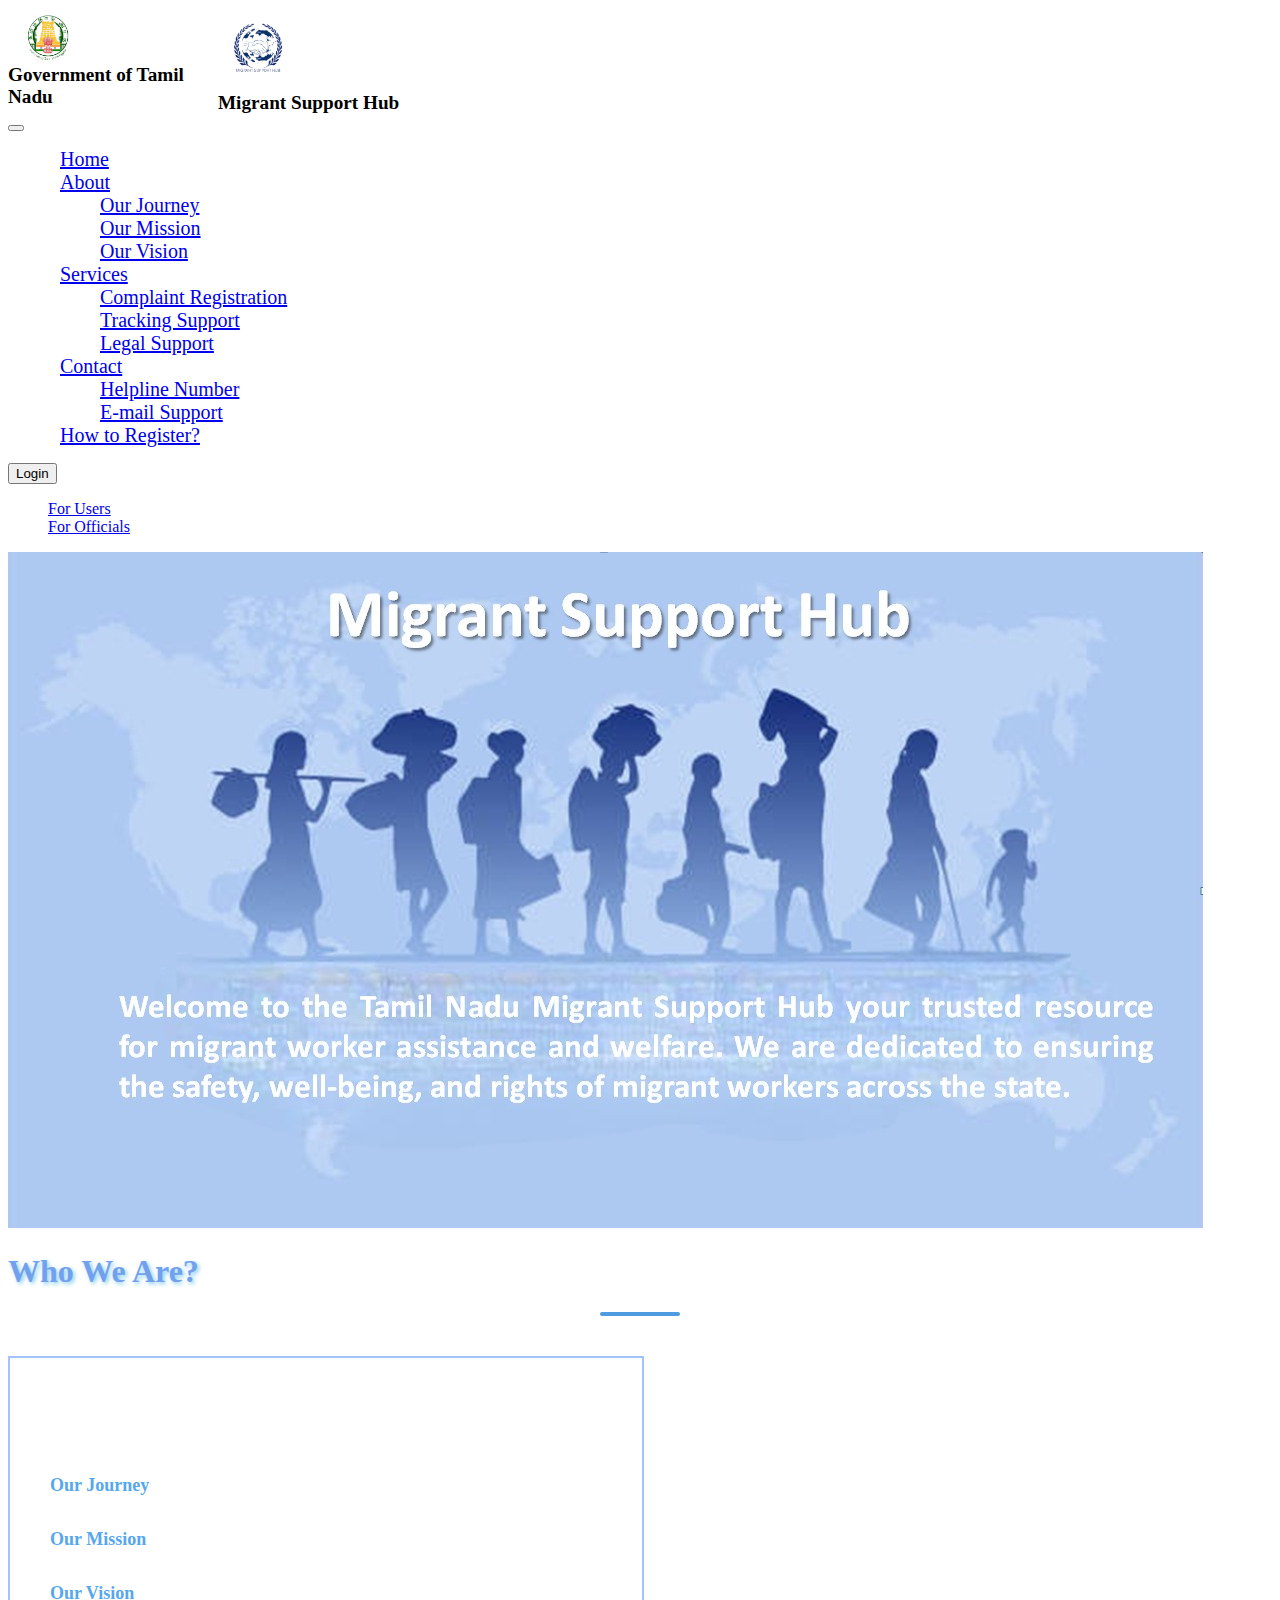
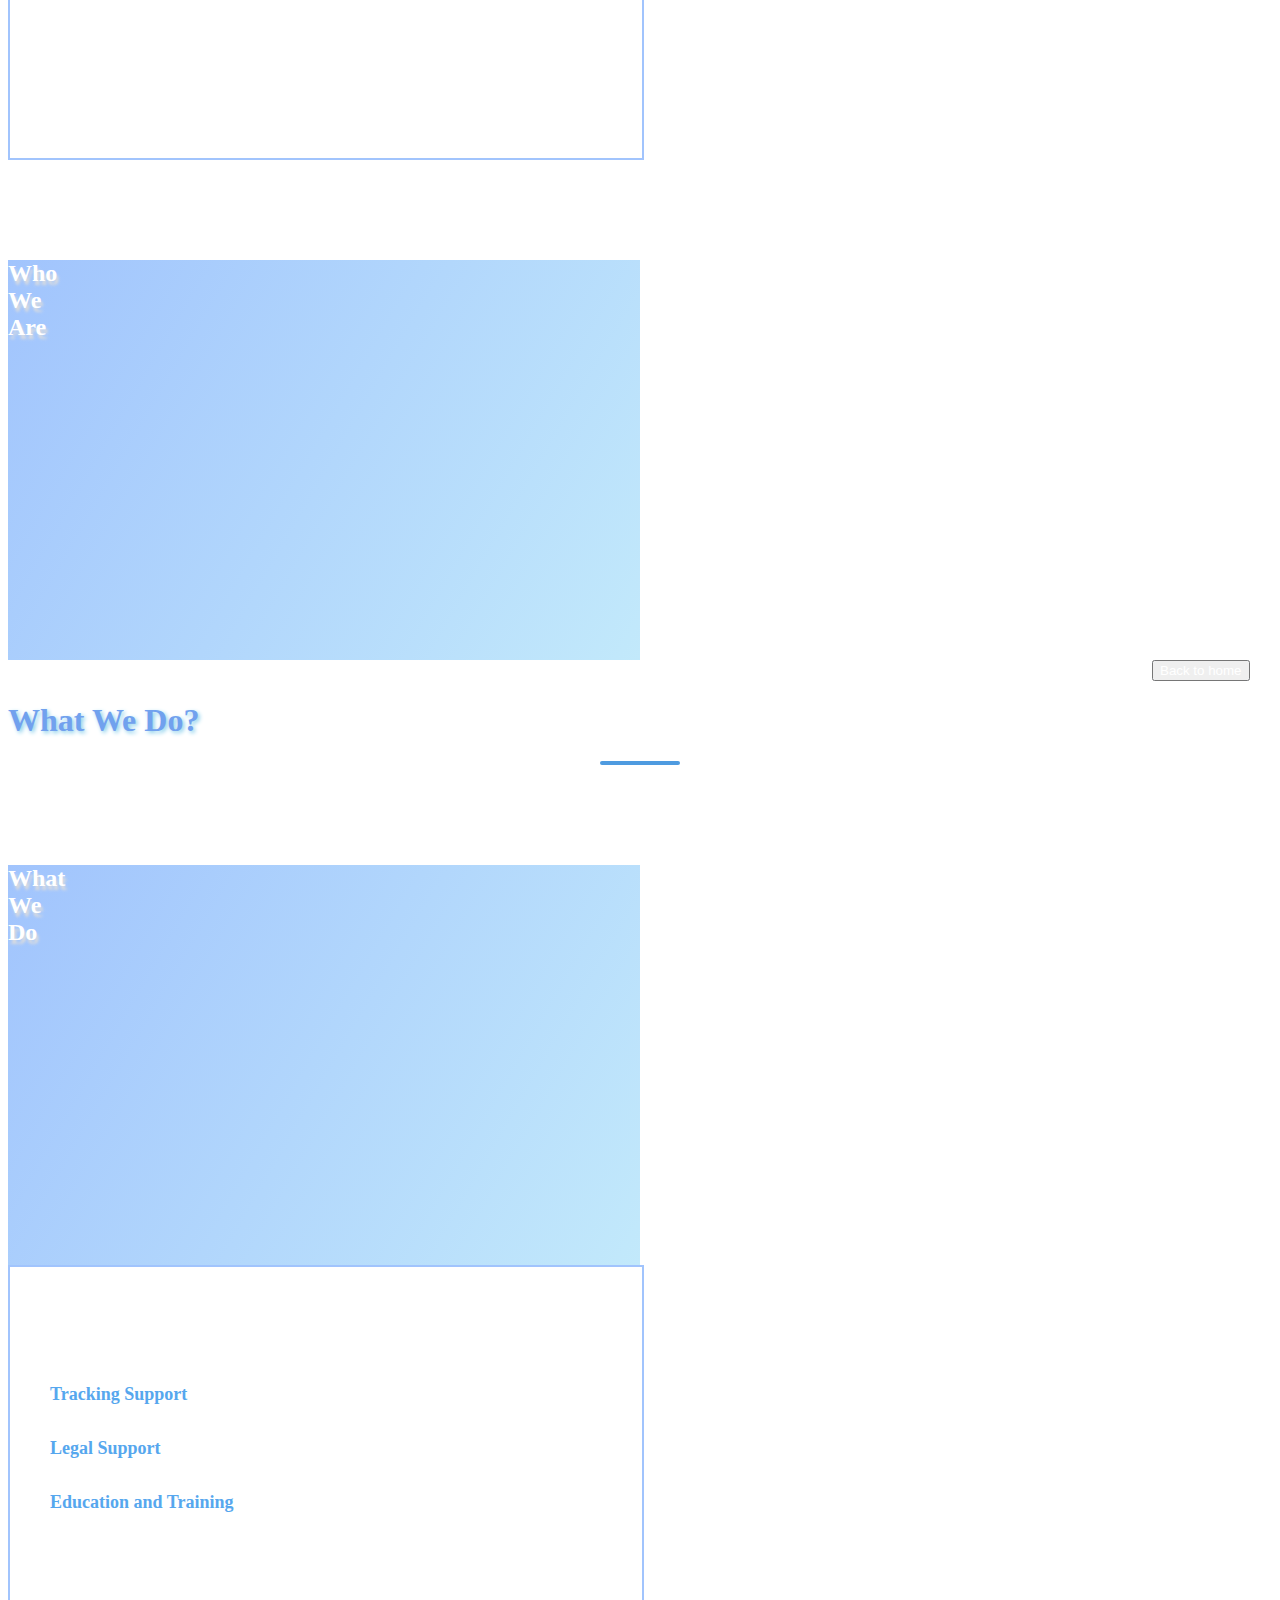
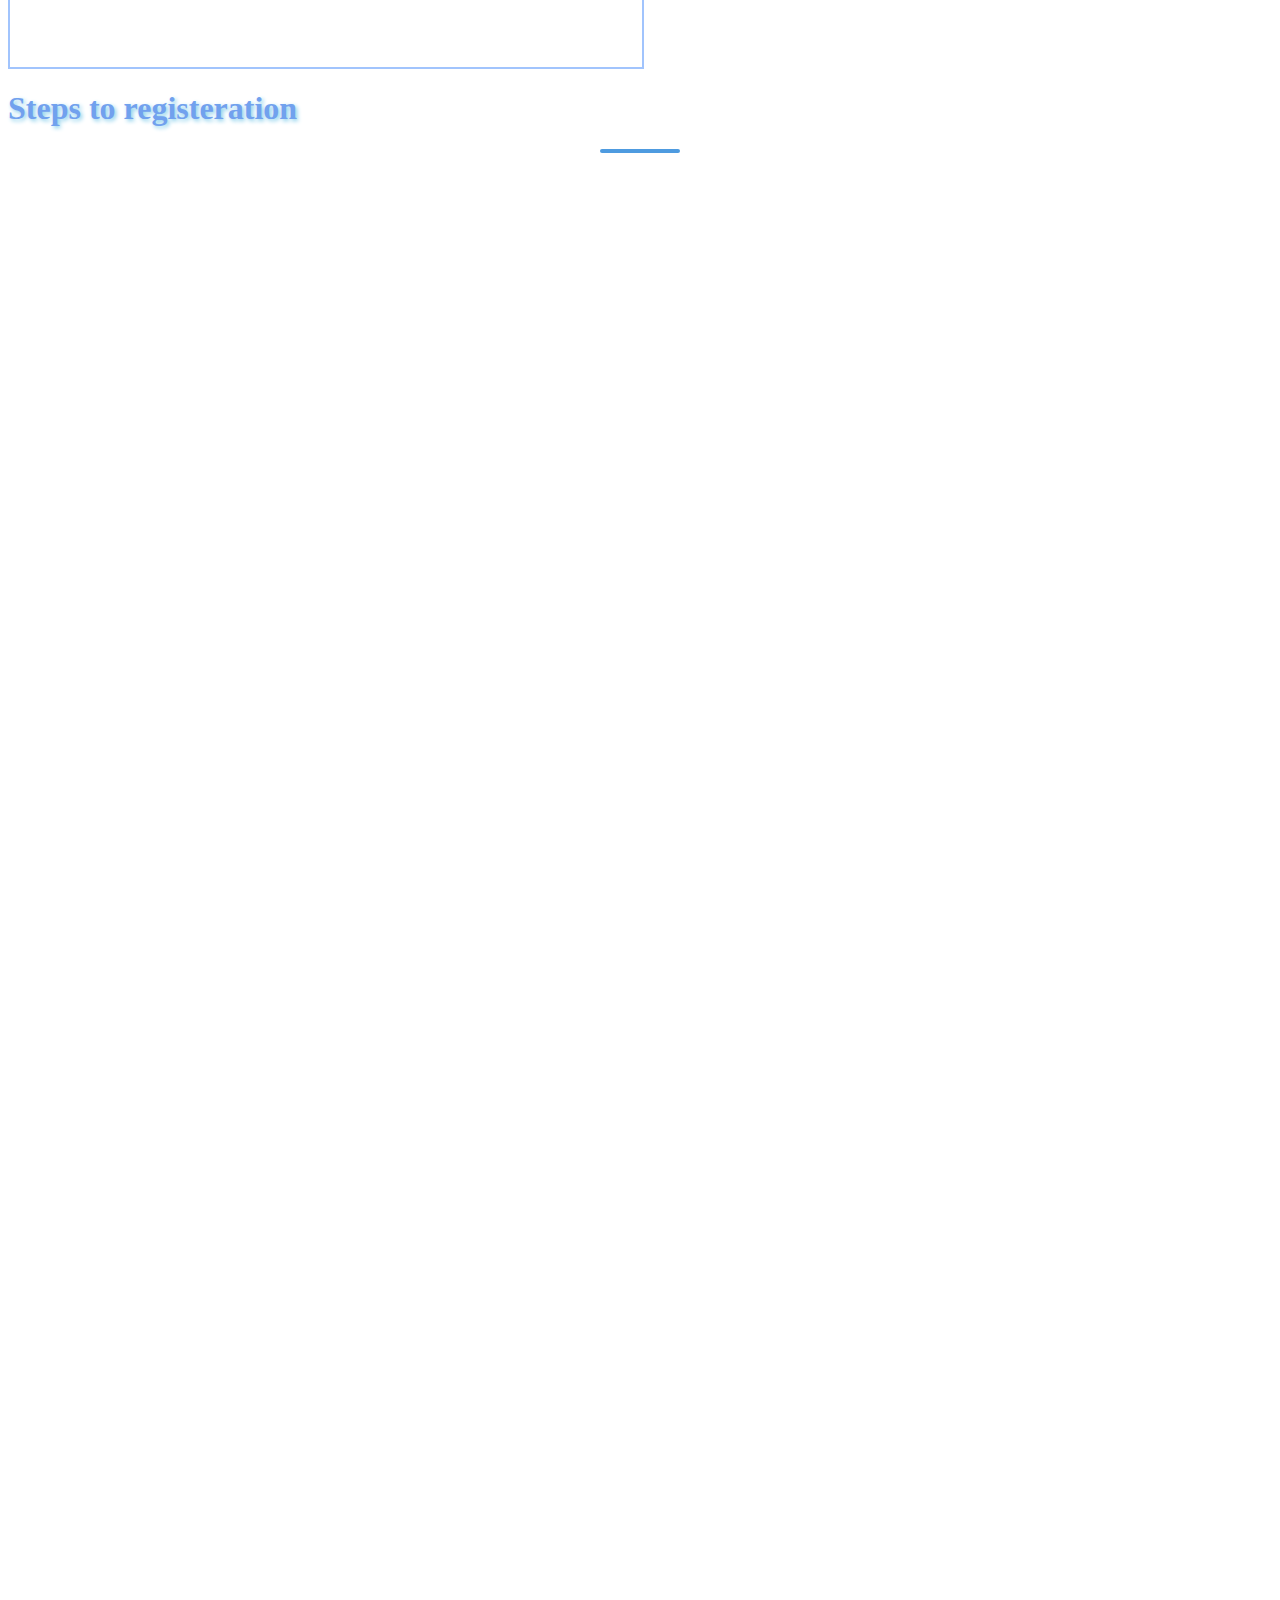
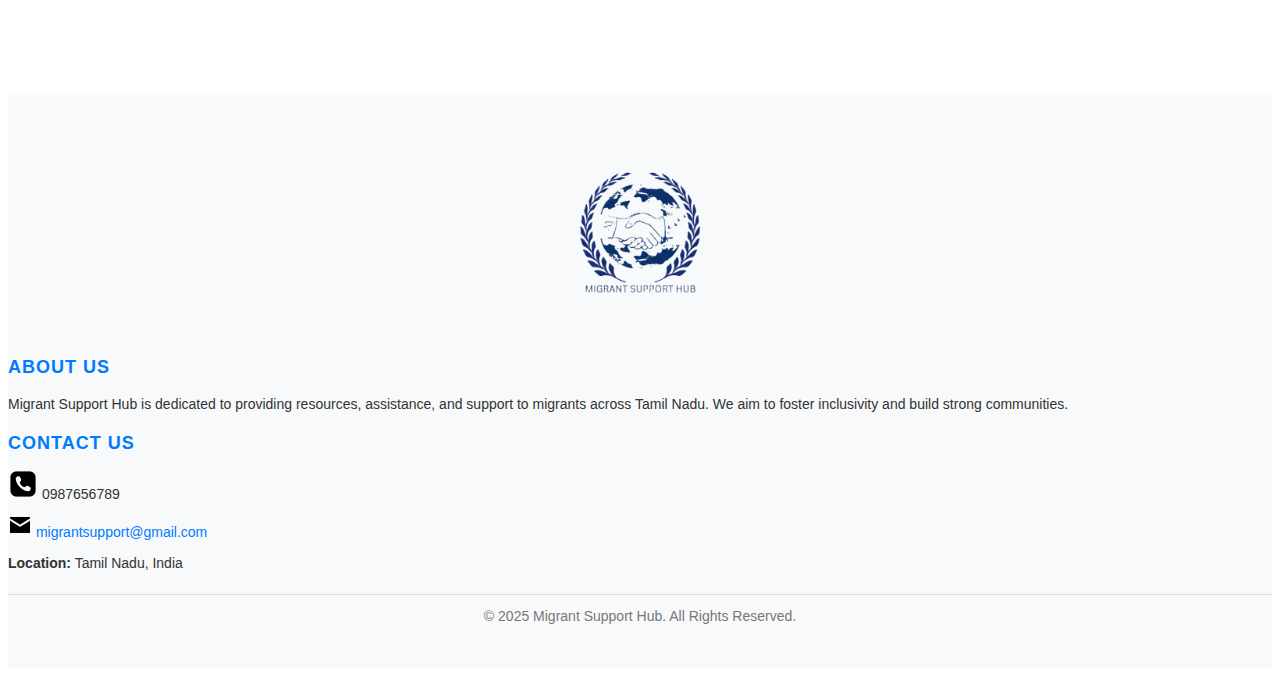
<file: MSH Web/src/index.html>
<!DOCTYPE html>
<html lang="en">

<head>
    <meta charset="UTF-8">
    <meta name="viewport" content="width=device-width, initial-scale=1.0">
    <title>MSH</title>
    <link rel="shortcut icon" href="./Images/MSH Logo (1).png" type="image/x-icon">
    <link href="https://cdn.jsdelivr.net/npm/bootstrap@5.0.2/dist/css/bootstrap.min.css" rel="stylesheet"
        integrity="sha384-EVSTQN3/azprG1Anm3QDgpJLIm9Nao0Yz1ztcQTwFspd3yD65VohhpuuCOmLASjC" crossorigin="anonymous">
    <script src="https://cdn.jsdelivr.net/npm/bootstrap@5.0.2/dist/js/bootstrap.bundle.min.js"
        integrity="sha384-MrcW6ZMFYlzcLA8Nl+NtUVF0sA7MsXsP1UyJoMp4YLEuNSfAP+JcXn/tWtIaxVXM"
        crossorigin="anonymous"></script>
    <link rel="stylesheet" href="style.css">
</head>

<body>
    <header class="container">
        <nav class="navbar navbar-expand-lg navbar-light bg-light">
            <div class="container">
                <!-- Logo Section -->
                <div class="logo d-flex align-items-center">
                    <div class="govt-logo d-flex align-items-center">
                        <img src="./Images/tn gov logo.png" alt="Tamil Nadu Government Logo" width="100" class="img">
                        <h2>Government of Tamil Nadu</h2>
                    </div>

                    <div class="msh-logo d-flex align-items-center"><img src=".//Images/MSH Logo.png"
                            alt="Migrant Support Hub Logo" class="img" width="100">
                        <h3>Migrant Support Hub</h3>
                    </div>


                </div>

                <!-- Mobile Toggle Button -->
                <button class="navbar-toggler" type="button" data-bs-toggle="collapse" data-bs-target="#navbarContent"
                    aria-controls="navbarContent" aria-expanded="false" aria-label="Toggle navigation">
                    <span class="navbar-toggler-icon"></span>
                </button>

                <!-- Navbar Links -->
                <div class="collapse navbar-collapse" id="navbarContent">
                    <ul class="navbar-nav mx-auto mb-2 mb-lg-0">
                        <li class="nav-item">
                            <a class="nav-link active" aria-current="page" href="#hero">Home</a>
                        </li>
                        <!-- Dropdown for About -->
                        <li class="nav-item dropdown">
                            <a class="nav-link dropdown-toggle" href="#" id="aboutDropdown">About</a>
                            <ul class="dropdown-menu" aria-labelledby="aboutDropdown">
                                <li><a class="dropdown-item" href="#">Our Journey</a></li>
                                <li><a class="dropdown-item" href="#">Our Mission</a></li>
                                <li><a class="dropdown-item" href="#">Our Vision</a></li>
                            </ul>
                        </li>
                        <!-- Dropdown for Services -->
                        <li class="nav-item dropdown">
                            <a class="nav-link dropdown-toggle" href="#" id="servicesDropdown"
                                role="button">Services</a>
                            <ul class="dropdown-menu" aria-labelledby="servicesDropdown">
                                <li><a class="dropdown-item" href="#">Complaint Registration</a></li>
                                <li><a class="dropdown-item" href="#">Tracking Support</a></li>
                                <li><a class="dropdown-item" href="#">Legal Support</a></li>
                            </ul>
                        </li>
                        <!-- Dropdown for Contact -->
                        <li class="nav-item dropdown">
                            <a class="nav-link dropdown-toggle" href="#" id="contactDropdown" role="button">Contact</a>
                            <ul class="dropdown-menu" aria-labelledby="contactDropdown">
                                <li><a class="dropdown-item" href="#">Helpline Number</a></li>
                                <li><a class="dropdown-item" href="#">E-mail Support</a></li>
                            </ul>
                        </li>
                        <li class="nav-item">
                            <a class="nav-link" href="#register">How to Register?</a>
                        </li>
                    </ul>
                    <!-- Login Button -->
                    <div class="dropdown login">
                        <button class="btn btn-primary dropdown-toggle" type="button" id="loginMenuButton">
                            Login
                        </button>
                        <ul class="dropdown-menu" aria-labelledby="loginMenuButton">
                            <li><a class="dropdown-item user" href="#login" id="userlogin">For Users</a></li>
                            <li><a class="dropdown-item" href="#" id="adminlogin">For Officials</a></li>
                        </ul>
                    </div>
                </div>
            </div>
        </nav>
    </header>

    <div class="popup">
        <div class="cancel"><button>&times; </button></div>
        <form action="/login" method="POST" class="login-form" id="login">
            <h3 class="text-center">Login</h3>
            <label for="username">Username</label>
            <input type="email" name="email" id="login-email" required>
            <label for="password">Password</label>
            <input type="password" name="password" id="login-password" required>
            <div class="d-flex justify-content-between form-btn">
                <a href="">Forget your password?</a>
                <button class="btn btn-primary login-button">Login</button>
            </div>
            <hr style="height:2px;">
            <div class="signup d-flex">
                <p>Don't have a account?</p>
                <a href="#signup" id="signup-link">Sign up</a>
            </div>
        </form>
        <form action="/signup" method="POST" class="signup-form" id="signup">
            <h4 class="text-center">Sign Up</h4>
            <label for="username">Username</label>
            <input type="text" name="username" id="username" placeholder="Choose a username" required>

            <label for="email">Email</label>
            <input type="email" name="email" id="email" placeholder="Enter your email" required>

            <label for="password">Password</label>
            <input type="password" name="password" id="password" placeholder="Create a password" required>

            <label for="confirm-password">Confirm Password</label>
            <input type="password" name="confirm-password" id="confirm-password" placeholder="Confirm your password"
                required>

            <div class="d-flex justify-content-center form-btn">
                <button type="submit" class="btn btn-primary" id="signup">Sign Up</button>
            </div>

            <hr style="height: 2px; border: none; background-color: #ddd; margin: 20px 0;">

            <div class="login d-flex">
                <p>Already have an account?</p>
                <a href="#login" id="login-link">Login here</a>
            </div>
        </form>
    </div>
    <div class="overlay"></div>

    <!-- Home Section -->
    <section id="hero">
        <div
            class="hero-content container d-flex flex-column-reverse flex-md-row justify-content-between align-items-center p-5">
            <div class="hero-head w-100 text-center text-md-start">
                <img src="./Images/Migrant Workers.jpg" alt="Migrant Workers" class="w-100">
            </div>
        </div>
    </section>
    <!--Second Section -->
    <section id="about-us" class="about-us-section">
        <h1 class="section-title text-center">Who We Are?</h1>
        <div class="line"></div>
        <div class="container d-flex align-items-center mb-5 section-box">
            <!-- Link Box -->
            <div class="info-box text-center">
                <ul class="info-links">
                    <li><a href="#">Our Journey</a></li>
                    <li><a href="#">Our Mission</a></li>
                    <li><a href="#">Our Vision</a></li>
                </ul>
            </div>
            <!-- Heading Box -->
            <div class="heading-box">
                <h2 class="section-subtitle text-center display-4 fw-bold">Who <br>We <br>Are</h2>
            </div>
        </div>
    </section>
    <div class="home-button">
        <button class="btn">
            <a href="#">Back to home</a>
        </button>
    </div>

    <section id="what-we-do" class="services-section">
        <h1 class="section-title text-center">What We Do?</h1>
        <div class="line"></div>
        <div class="container d-flex flex-columnjustify-content-between mb-5 section-box2">
            <!-- Heading Box -->
            <div class="heading-box text-center">
                <h2 class="section-subtitle display-4 fw-bold">What <br>We <br>Do</h2>
            </div>
            <!-- Services Box -->
            <div class="services-box text-center mx-auto">
                <ul class="services-links">
                    <li><a href="#">Tracking Support</a></li>
                    <li><a href="#">Legal Support</a></li>
                    <li><a href="#">Education and Training</a></li>
                </ul>
            </div>
        </div>
    </section>

    <!-- Map section for rigistration -->
    <section id="register">
        <h1 class="section-title text-center mb-3">Steps to registeration</h1>
        <div class="line"></div>
        <div class="container d-flex flex-column flex-md-row flex-wrap card-container">
            <div class="card mx-auto mt-4 mb-3" style="width: 18rem;">
                <img src="./Images/MSH Logo.png" class="card-img-top" alt="Migrant Support Hub">
                <div class="card-body">
                    <h5 class="card-title">Card Title</h5>
                    <ul>
                        <li>Click on Register</li>
                    </ul>
                </div>
            </div>
            <div class="card mx-auto mt-4 mb-3" style="width: 18rem;">
                <img src="./Images/MSH Logo.png" class="card-img-top" alt="Migrant Support Hub">
                <div class="card-body">
                    <h5 class="card-title">Card Title</h5>
                    <ul>
                        <li>Click on Register</li>
                    </ul>
                </div>
            </div>
            <div class="card mx-auto mt-4 mb-3" style="width: 18rem;">
                <img src="./Images/MSH Logo.png" class="card-img-top" alt="Migrant Support Hub">
                <div class="card-body">
                    <h5 class="card-title">Card Title</h5>
                    <ul>
                        <li>Click on Register</li>
                    </ul>
                </div>
            </div>
            <div class="card mx-auto mt-4 mb-3" style="width: 18rem;">
                <img src="./Images/MSH Logo.png" class="card-img-top" alt="Migrant Support Hub">
                <div class="card-body">
                    <h5 class="card-title">Card Title</h5>
                    <ul>
                        <li>Click on Register</li>
                    </ul>
                </div>
            </div>
            <div class="card mx-auto mt-4 mb-3" style="width: 18rem;">
                <img src="./Images/MSH Logo.png" class="card-img-top" alt="Migrant Support Hub">
                <div class="card-body">
                    <h5 class="card-title">Card Title</h5>
                    <ul>
                        <li>Click on Register</li>
                    </ul>
                </div>
            </div>
            <div class="card mx-auto mt-4 mb-3 mb-3" style="width: 18rem;">
                <img src="./Images/MSH Logo.png" class="card-img-top" alt="Migrant Support Hub">
                <div class="card-body">
                    <h5 class="card-title">Card Title</h5>
                    <ul>
                        <li>Click on Register</li>
                    </ul>
                </div>
            </div>
            
            
        </div>
        </div>
    </section>

    <!-- Footer Section -->
    <footer class="footer container">
        <div class="container mx-auto">
            <div class="row">
                <!-- Logo Section -->
                <div class="col-md-4 footer-logo">
                    <img src=".//Images/MSH Logo.png" alt="Migrant Support Hub Logo" class="img-fluid" width="200">
                </div>

                <!-- About Section -->
                <div class="col-md-4 footer-about">
                    <h3>About Us</h3>
                    <p>
                        Migrant Support Hub is dedicated to providing resources, assistance,
                        and support to migrants across Tamil Nadu. We aim to foster inclusivity
                        and build strong communities.
                    </p>
                </div>

                <!-- Contact Section -->
                <div class="col-md-4 footer-contact">
                    <h3>Contact Us</h3>
                    <ul>
                        <li><img src="./Images/Phone icon.png" alt=""> 0987656789</li>
                        <li><img src="./Images/email-icon.png" alt="">
                            <a href="mailto:migrantsupport@gmail.com">migrantsupport@gmail.com</a>
                        </li>
                        <li><strong>Location:</strong> Tamil Nadu, India</li>
                    </ul>
                </div>
            </div>
            <div class="footer-bottom">
                <p>&copy; 2025 Migrant Support Hub. All Rights Reserved.</p>
            </div>
        </div>
    </footer>

    <script src="./script.js"></script>



</body>

</html>
</file>
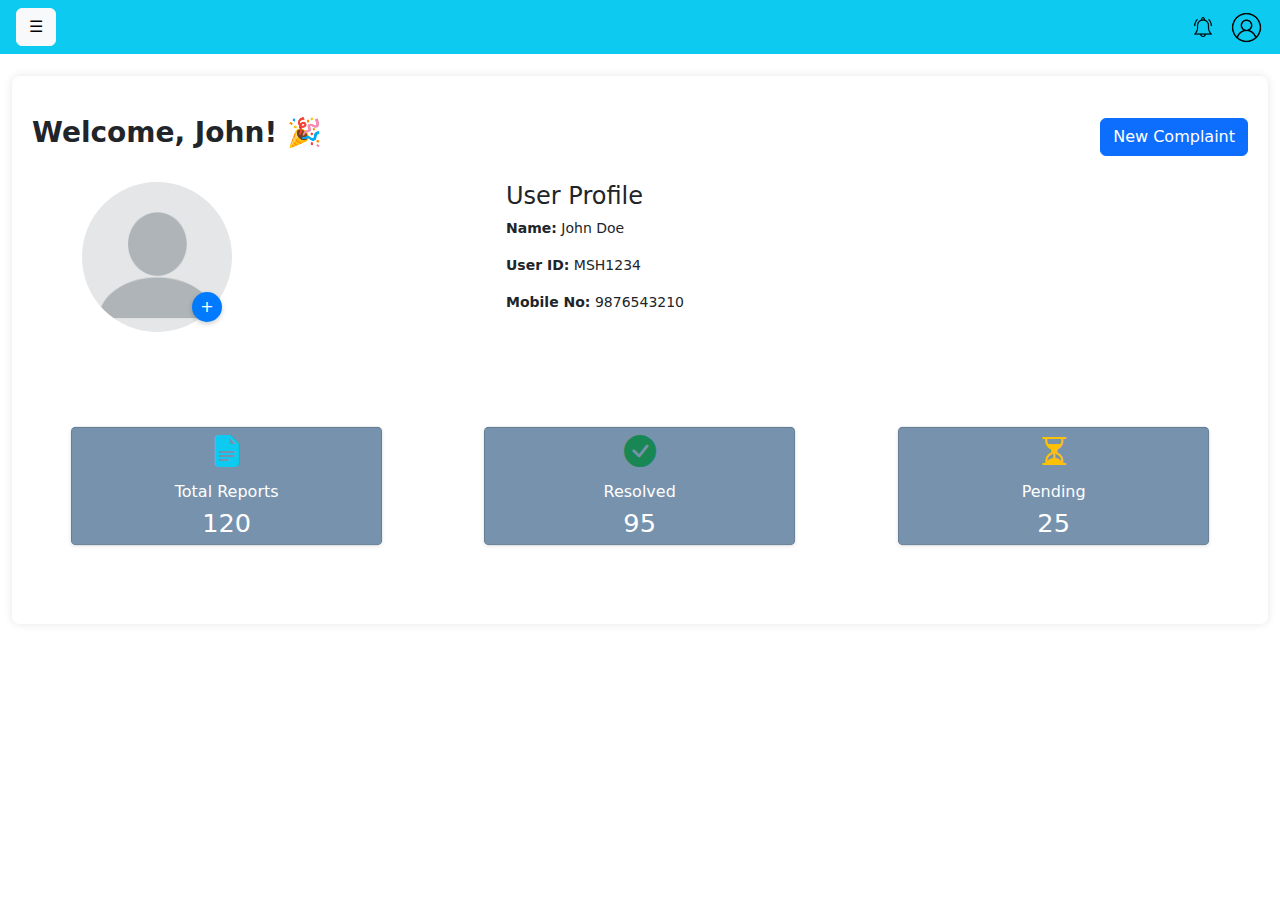
<file: msh_web/src/users/index.html>
<!DOCTYPE html>
<html lang="en">

<head>
  <meta charset="UTF-8" />
  <title>User Page</title>
  <meta name="viewport" content="width=device-width, initial-scale=1" />
  <link href="https://cdn.jsdelivr.net/npm/bootstrap@5.3.2/dist/css/bootstrap.min.css" rel="stylesheet">
  <link href="https://cdn.jsdelivr.net/npm/bootstrap-icons@1.10.5/font/bootstrap-icons.css" rel="stylesheet">
  <script src="https://cdn.jsdelivr.net/npm/bootstrap@5.3.0/dist/js/bootstrap.bundle.min.js"></script>
  <link rel="stylesheet" href="style.css">
</head>

<body>

  <!-- Navbar -->
  <nav class="navbar bg-info fixed-top d-flex justify-content-between px-3">
    <div class="d-flex align-items-center">
      <button class="btn btn-light" id="menuToggle">&#9776;</button>
    </div>
    <div class="d-flex align-items-center">
      <img src="./notification.png" alt="notification" width="20" class="me-3" />
      <div class="dropdown">
        <img src="./profile.png" alt="profile" width="35" id="profileDropdown" class="dropdown-toggle"
          data-bs-toggle="dropdown" aria-expanded="false" style="cursor: pointer;" />
        <ul class="dropdown-menu dropdown-menu-end mt-2">
          <li><span class="dropdown-item-text">user@example.com</span></li>
          <li>
            <hr class="dropdown-divider">
          </li>
          <li><a class="dropdown-item text-danger" href="/msh_web/src/landing_page/index.html">Logout</a></li>
        </ul>
      </div>
    </div>
  </nav>

  <!-- Sidebar -->
  <div id="sidebar" class="p-3 text-white position-fixed">
    <ul class="nav flex-column">
      <li class="nav-item"><a class="nav-link text-white" href="#" onclick="showContent('dashboard')"> <i
            class="bi bi-speedometer2 me-2"></i>Dashboard</a></li>
      <li class="nav-item"><a class="nav-link text-white" href="#" onclick="showContent('complaint')">
          <i class="bi bi-exclamation-triangle-fill me-2"></i>Complaint Registration</a></li>
      <li class="nav-item"><a class="nav-link text-white" href="#" onclick="showContent('tracking')"> <i
            class="bi bi-geo-alt-fill me-2"></i>Tracking Support</a></li>

      <li class="nav-item"><a class="nav-link text-white" href="#" onclick="showContent('news')"> <i
            class="bi bi-newspaper me-2"></i>News & Updates</a></li>
    </ul>
  </div>

  <!-- Main Content -->
  <div id="main-content" class="container-fluid mt-3">
    <div id="dashboard" class="content-box">
      <div class="d-flex justify-content-between align-items-center mb-4">
        <h3 class="fw-bold">Welcome, John! 🎉</h3>
        <button class="btn btn-primary" onclick="showContent('complaint')">New Complaint</button>
      </div>
      <div class="user d-flex justify-content-first">
        <!-- User Profile Section -->
        <div class="user_profile">
          <img src="./Userprofile.png" alt="userimage" class="img-fluid user_image" id="profileImage">
          <button id="uploadButton">+</button>
          <input type="file" class="form-control mt-2" id="profileImageInput" style="display: none;">
        </div>

        <!-- User Content -->
        <div class="user-content ms-4">
          <h4>User Profile</h4>
          <p><strong>Name:</strong> John Doe</p>
          <p><strong>User ID:</strong> MSH1234</p>
          <p><strong>Mobile No:</strong> 9876543210</p>
        </div>
      </div>
      <div class="card-section">
        <div class="row g-4 mb-4">
          <div class="col-md-4">
            <div class="card shadow-sm text-center">
              <i class="bi bi-file-earmark-text-fill fs-1 text-info"></i>
              <h5 class="mt-2">Total Reports</h5>
              <h2>120</h2>
            </div>
          </div>

          <div class="col-md-4">
            <div class="card  shadow-sm text-center">
              <i class="bi bi-check-circle-fill fs-1 text-success"></i>
              <h5 class="mt-2">Resolved</h5>
              <h2>95</h2>
            </div>
          </div>

          <div class="col-md-4">
            <div class="card shadow-sm text-center">
              <i class="bi bi-hourglass-split fs-1 text-warning"></i>
              <h5 class="mt-2">Pending</h5>
              <h2>25</h2>
            </div>
          </div>
        </div>
      </div>
    </div>


    <!-- Complaint Registration Form -->
    <div id="complaint" class="content-box d-none">
      <h4>Complaint Registration</h4>
      <form id="complaintForm">
        <div class="mb-3">
          <label for="fullName" class="form-label">Full Name</label>
          <input type="text" class="form-control" id="fullName" placeholder="Enter your full name" required>
        </div>

        <div class="mb-3">
          <label for="email" class="form-label">Email Address</label>
          <input type="email" class="form-control" id="email" placeholder="Enter your email" required>
        </div>

        <div class="mb-3">
          <label for="complaintCategory" class="form-label">Complaint Category</label>
          <select class="form-select" id="complaintCategory" required>
            <option value="" disabled selected>Select complaint category</option>
            <option value="workplace">Workplace</option>
            <option value="living_conditions">Living Conditions</option>
            <option value="health_medical">Health and Medical</option>
            <option value="legal">Legal and Documentation</option>
            <option value="emotional_support">Emotional Support</option>
          </select>
        </div>

        <div class="mb-3">
          <label for="complaintDescription" class="form-label">Complaint Description</label>
          <textarea class="form-control" id="complaintDescription" rows="4"
            placeholder="Describe your complaint in detail" required></textarea>
        </div>

        <div class="mb-3">
          <label for="supportingDocuments" class="form-label">Supporting Documents (optional)</label>
          <input type="file" class="form-control" id="supportingDocuments" multiple>
        </div>

        <div class="mb-3">
          <label for="witnesses" class="form-label">Witnesses (optional)</label>
          <input type="text" class="form-control" id="witnesses" placeholder="Enter names of witnesses, if any">
        </div>

        <div class="mb-3">
          <label for="desiredOutcome" class="form-label">Desired Outcome</label>
          <textarea class="form-control" id="desiredOutcome" rows="3" placeholder="What resolution do you expect?"
            required></textarea>
        </div>

        <button type="submit" class="btn btn-primary">Submit Complaint</button>
      </form>
    </div>

    <!-- Tracking Support -->
    <div id="tracking" class="content-box d-none">
      <h4>Tracking Support</h4>
      <p>Enter your complaint ID to track the status of your request:</p>

      <form id="trackingForm">
        <div class="mb-3">
          <label for="trackingID" class="form-label">Tracking ID</label>
          <input type="text" class="form-control" id="trackingID" placeholder="Enter your tracking ID" required>
        </div>

        <button type="submit" class="btn btn-primary">Track</button>
      </form>

      <div id="trackingResult" class="mt-4 d-none">
        <h5>Status: <span id="status"></span></h5>
        <p><strong>Complaint Category:</strong> <span id="complaintCategory"></span></p>
        <p><strong>Description:</strong> <span id="complaintDescription"></span></p>
        <p><strong>Desired Outcome:</strong> <span id="desiredOutcome"></span></p>
        <p><strong>Updated At:</strong> <span id="updatedAt"></span></p>
      </div>

      <div id="noTrackingResult" class="mt-4 d-none">
        <p class="text-danger">No complaint found with this Tracking ID. Please check and try again.</p>
      </div>
    </div>




    <!-- News and Updates -->

    <!-- News and Updates Section -->
    <div id="news" class="content-box d-none">
      <h4>News and Updates for Migrant Workers</h4>
      <p>Stay updated with the latest news and developments relevant to migrant workers:</p>

      <!-- News Section -->
      <div id="newsContainer">
        <!-- News articles will be dynamically inserted here -->
      </div>

      <button id="loadMore" class="btn btn-primary">Load More</button>
    </div>


  </div>

  <script src="script.js"></script>

</body>

</html>
</file>
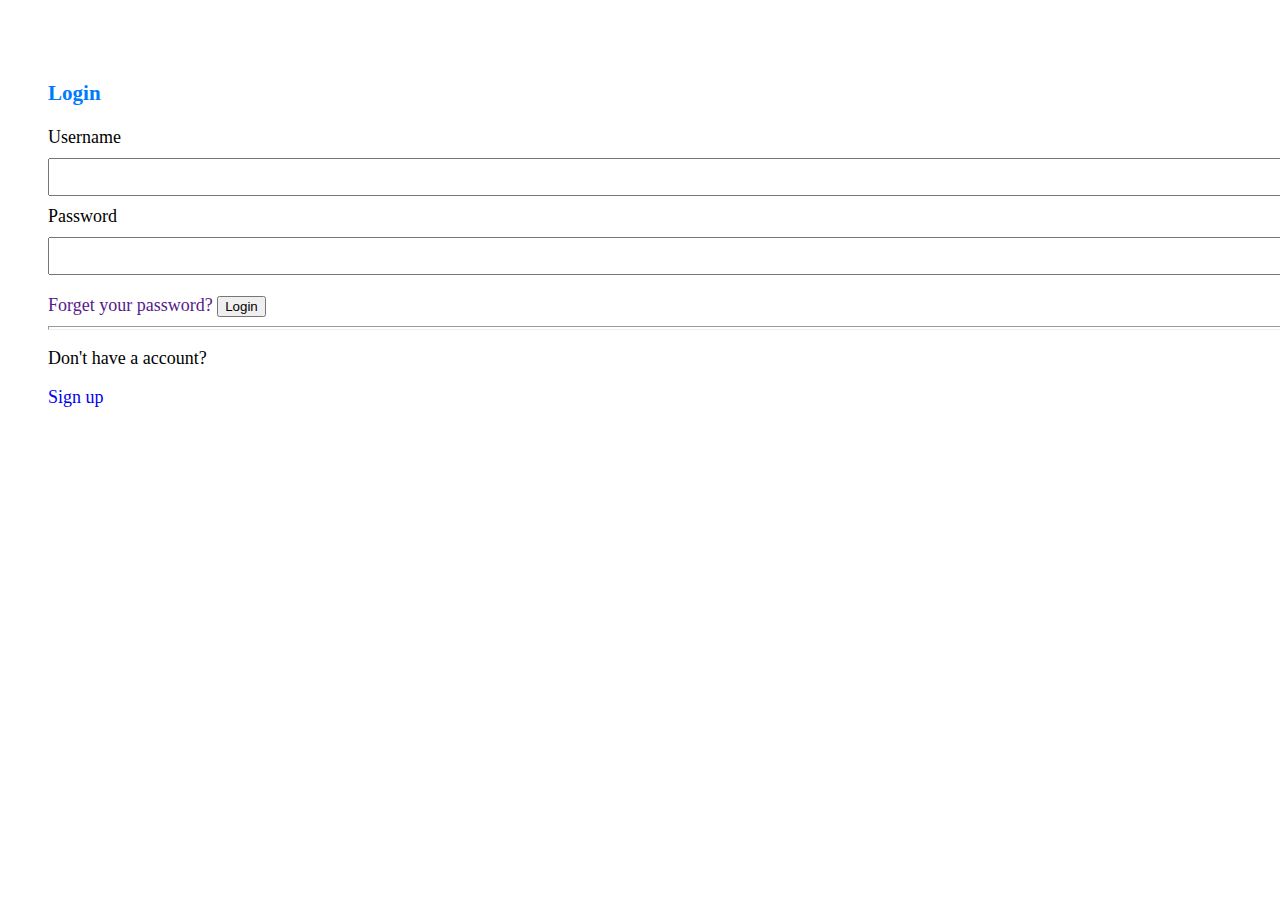
<file: MSH Web/src/login.html>
<!DOCTYPE html>
<html lang="en">
<head>
    <meta charset="UTF-8">
    <meta name="viewport" content="width=device-width, initial-scale=1.0">
    <title>Login</title>
    <link href="https://cdn.jsdelivr.net/npm/bootstrap@5.0.2/dist/css/bootstrap.min.css" rel="stylesheet"
        integrity="sha384-EVSTQN3/azprG1Anm3QDgpJLIm9Nao0Yz1ztcQTwFspd3yD65VohhpuuCOmLASjC" crossorigin="anonymous">
    <script src="https://cdn.jsdelivr.net/npm/bootstrap@5.0.2/dist/js/bootstrap.bundle.min.js"
        integrity="sha384-MrcW6ZMFYlzcLA8Nl+NtUVF0sA7MsXsP1UyJoMp4YLEuNSfAP+JcXn/tWtIaxVXM"
        crossorigin="anonymous"></script>
        <link rel="stylesheet" href="style.css">
</head>
<body>
    <form action="login">
        <h3 class="text-center">Login</h3>
        <label for="emain">Username</label>
        <input type="email" name="email" id="email" required>
        <label for="emain">Password</label>
        <input type="password" name="password" id="password" required>
        <div class="d-flex justify-content-between form-btn">
            <a href="">Forget your password?</a>
            <button class="btn btn-primary">Login</button>
        </div>
        <hr style="height: 2px;">
        <div class="signup d-flex">
            <p>Don't have a account?</p>
            <a href="#signup">Sign up</a>
        </div>
    </form>
</body>
</html>
</file>
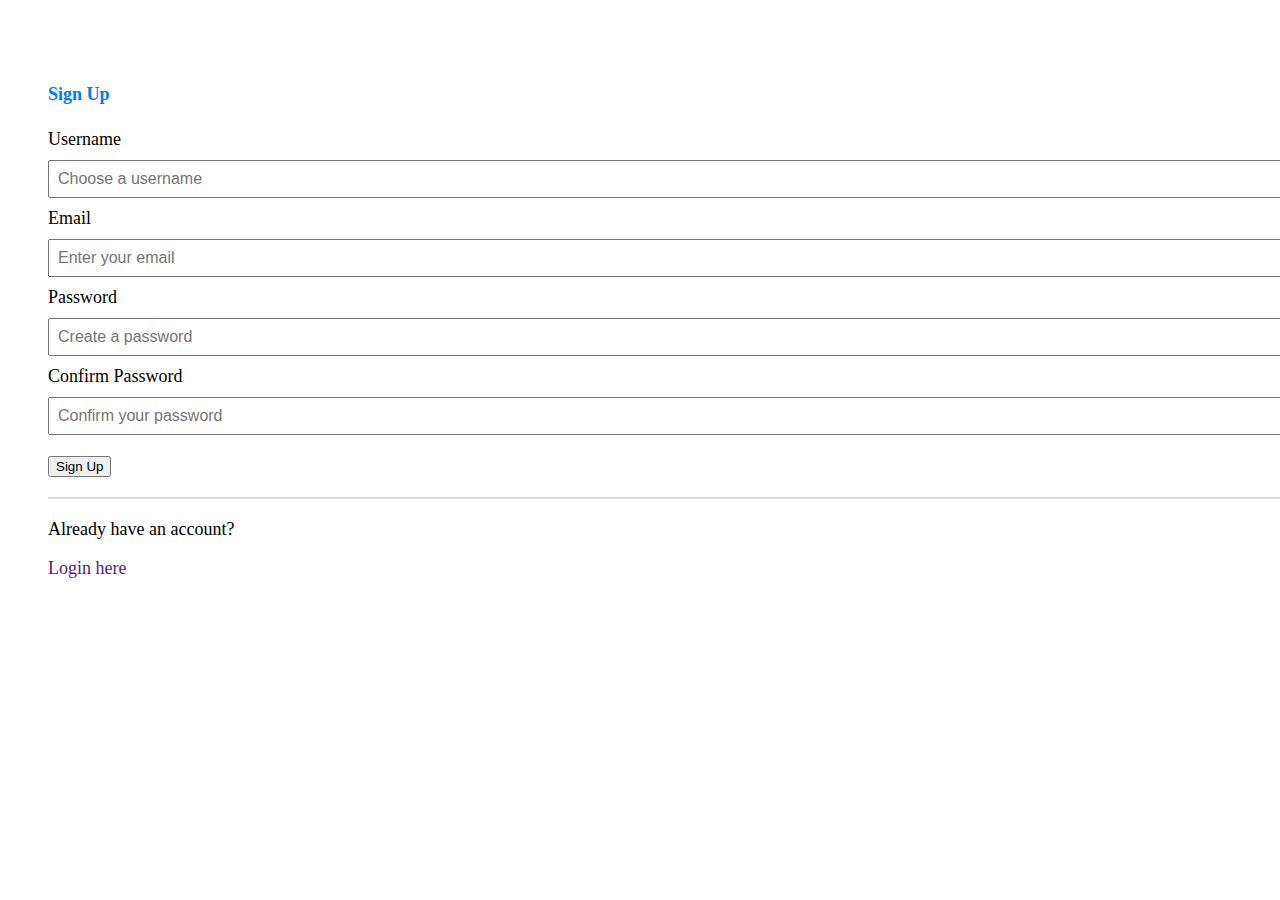
<file: MSH Web/src/signup.html>
<!DOCTYPE html>
<html lang="en">
<head>
    <meta charset="UTF-8">
    <meta name="viewport" content="width=device-width, initial-scale=1.0">
    <title>signup</title>
    <link rel="stylesheet" href="style.css">
</head>
<body>
    <form action="/signup" method="POST" class="signup-form" id="signup">
        <h4 class="text-center">Sign Up</h4>
        <label for="username">Username</label>
        <input type="text" name="username" id="username" placeholder="Choose a username" required>
    
        <label for="email">Email</label>
        <input type="email" name="email" id="email" placeholder="Enter your email" required>
    
        <label for="password">Password</label>
        <input type="password" name="password" id="password" placeholder="Create a password" required>
    
        <label for="confirm-password">Confirm Password</label>
        <input type="password" name="confirm-password" id="confirm-password" placeholder="Confirm your password" required>
    
        <div class="d-flex justify-content-center form-btn">
            <button type="submit" class="btn btn-primary" id="signup">Sign Up</button>
        </div>
    
        <hr style="height: 2px; border: none; background-color: #ddd; margin: 20px 0;">
    
        <div class="login d-flex">
            <p>Already have an account?</p>
            <a href="" class="link">Login here</a>
        </div>
    </form>
</div>
</body>
</html>
</file>
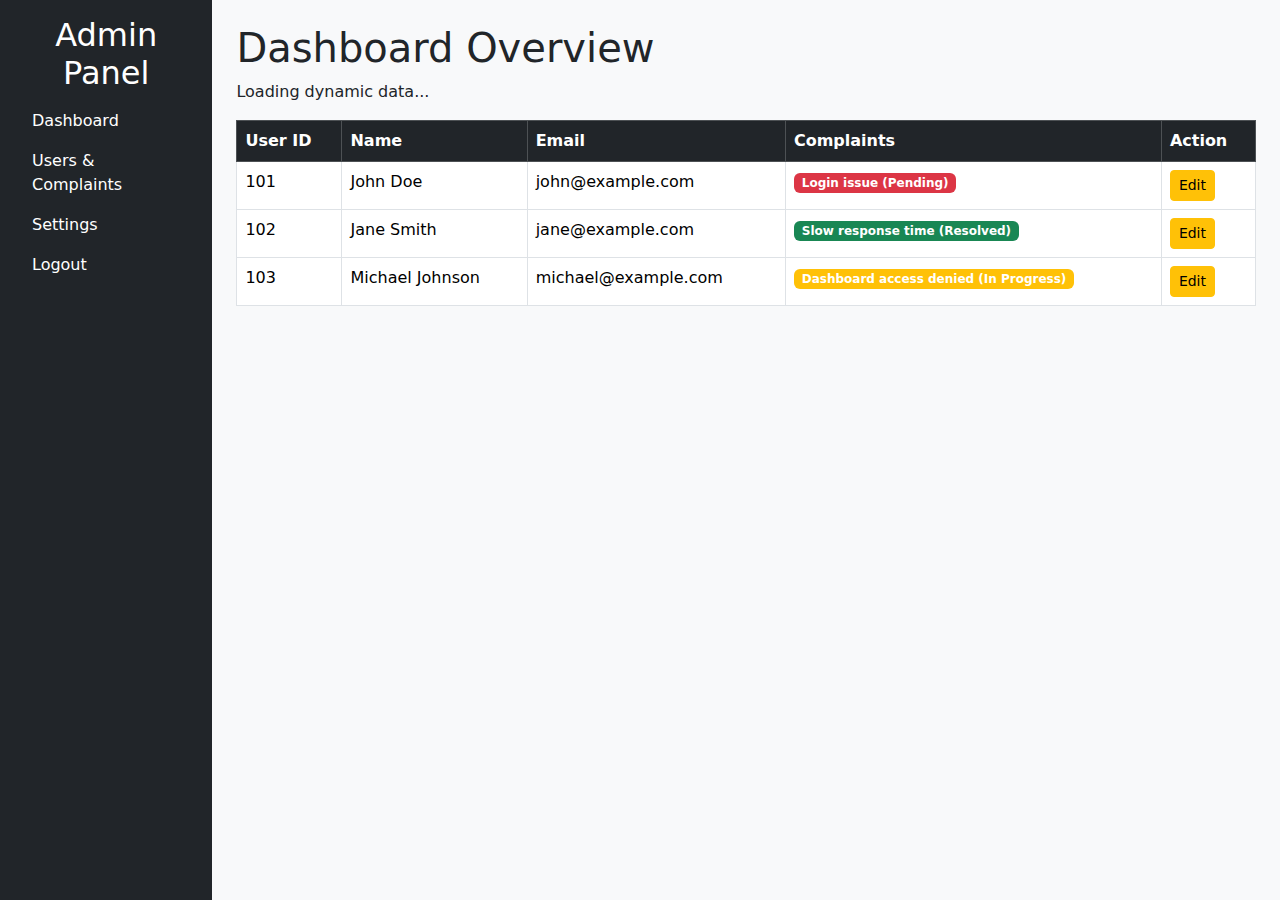
<file: msh_web/public/admin/admindashboard.html>
<!DOCTYPE html>
<html lang="en">

<head>
    <meta charset="UTF-8">
    <meta name="viewport" content="width=device-width, initial-scale=1">
    <title>Admin Dashboard</title>
    <!-- Bootstrap CSS -->
    <link href="https://cdn.jsdelivr.net/npm/bootstrap@5.3.0/dist/css/bootstrap.min.css" rel="stylesheet">
    <style>
        body {
            background-color: #f8f9fa;
        }

        #sidebar {
            width: 250px;
            min-height: 100vh;
        }

        .dark-mode {
            background-color: #222;
            color: white;
        }

        .card {
            box-shadow: 0px 0px 10px rgba(0, 0, 0, 0.1);
        }
    </style>
</head>

<body>
    <div class="d-flex">
        <!-- Sidebar -->
        <div id="sidebar" class="bg-dark text-white p-3">
            <h2 class="text-center">Admin Panel</h2>
            <ul class="nav flex-column">
                <li class="nav-item"><a href="#" class="nav-link text-white" onclick="loadDashboard()">Dashboard</a>
                </li>
                <li class="nav-item"><a href="#" class="nav-link text-white" onclick="loadUsers()">Users &
                        Complaints</a></li>
                <li class="nav-item"><a href="#" class="nav-link text-white" onclick="toggleTheme()">Settings</a></li>
                <li class="nav-item"><a href="../landing_page/index.html" class="nav-link text-white"
                        onclick="logout()">Logout</a></li>
            </ul>
        </div>

        <!-- Main Content -->
        <div class="container-fluid p-4" id="content">
            <h1>Welcome, Admin</h1>
            <p>Dashboard data loading...</p>
        </div>
    </div>

    <!-- Edit Modal -->
    <div class="modal fade" id="editModal" tabindex="-1" aria-hidden="true">
        <div class="modal-dialog">
            <div class="modal-content">
                <div class="modal-header">
                    <h5 class="modal-title">Edit Complaint Status</h5>
                    <button type="button" class="btn-close" data-bs-dismiss="modal"></button>
                </div>
                <div class="modal-body">
                    <select id="statusSelect" class="form-select">
                        <option value="Pending">Pending</option>
                        <option value="In Progress">In Progress</option>
                        <option value="Resolved">Resolved</option>
                    </select>
                </div>
                <div class="modal-footer">
                    <button type="button" class="btn btn-primary" onclick="updateComplaintStatus()">Save</button>
                    <button type="button" class="btn btn-secondary" data-bs-dismiss="modal">Cancel</button>
                </div>
            </div>
        </div>
    </div>

    <!-- Bootstrap & JavaScript -->
    <script src="https://cdn.jsdelivr.net/npm/bootstrap@5.3.0/dist/js/bootstrap.bundle.min.js"></script>
    <script>document.addEventListener("DOMContentLoaded", () => {
            loadDashboard();
        });

        // Load Dashboard Content
        function loadDashboard() {
            document.getElementById("content").innerHTML = `
            <h1>Dashboard Overview</h1>
            <p>Loading dynamic data...</p>
            <table class="table table-bordered">
                <thead class="table-dark">
                    <tr>
                        <th>User ID</th>
                        <th>Name</th>
                        <th>Email</th>
                        <th>Complaints</th>
                        <th>Action</th>
                    </tr>
                </thead>
                <tbody id="usersTable"></tbody>
            </table>`;
            fetchUsersWithComplaints();
        }

        // Load Users & Complaints
        function loadUsers() {
            document.getElementById("content").innerHTML = `
            <h1>Users & Complaints</h1>
            <table class="table table-bordered">
                <thead class="table-dark">
                    <tr>
                        <th>User ID</th>
                        <th>Name</th>
                        <th>Email</th>
                        <th>Complaints</th>
                        <th>Action</th>
                    </tr>
                </thead>
                <tbody id="usersTable"></tbody>
            </table>`;
            fetchUsersWithComplaints();
        }

        // Fetch Users with Complaints Data
        let selectedComplaintId = null;
        function fetchUsersWithComplaints() {
            const users = [
                { id: 101, name: "John Doe", email: "john@example.com", complaints: "Login issue", status: "Pending" },
                { id: 102, name: "Jane Smith", email: "jane@example.com", complaints: "Slow response time", status: "Resolved" },
                { id: 103, name: "Michael Johnson", email: "michael@example.com", complaints: "Dashboard access denied", status: "In Progress" }
            ];

            const usersTable = document.getElementById("usersTable");
            usersTable.innerHTML = users.map(user => `
            <tr>
                <td>${user.id}</td>
                <td>${user.name}</td>
                <td>${user.email}</td>
                <td><span class="badge bg-${getStatusColor(user.status)}">${user.complaints} (${user.status})</span></td>
                <td><button class="btn btn-sm btn-warning" onclick="editComplaint(${user.id})">Edit</button></td>
            </tr>
        `).join("");
        }

        // Open Edit Modal
        function editComplaint(id) {
            selectedComplaintId = id;
            new bootstrap.Modal(document.getElementById("editModal")).show();
        }

        // Update Complaint Status Dynamically
        function updateComplaintStatus() {
            const newStatus = document.getElementById("statusSelect").value;
            alert(`Complaint updated to "${newStatus}" for User ID: ${selectedComplaintId}`);
            document.getElementById("editModal").querySelector(".btn-close").click();
        }

        // Get Badge Color Based on Status
        function getStatusColor(status) {
            return status === "Pending" ? "danger" : status === "In Progress" ? "warning" : "success";
        }
        // Log out
        function logout() {
            alert("loging out");
            window.location.href = "../landing page/index.html";
        }
    </script>
</body>

</html>
</file>
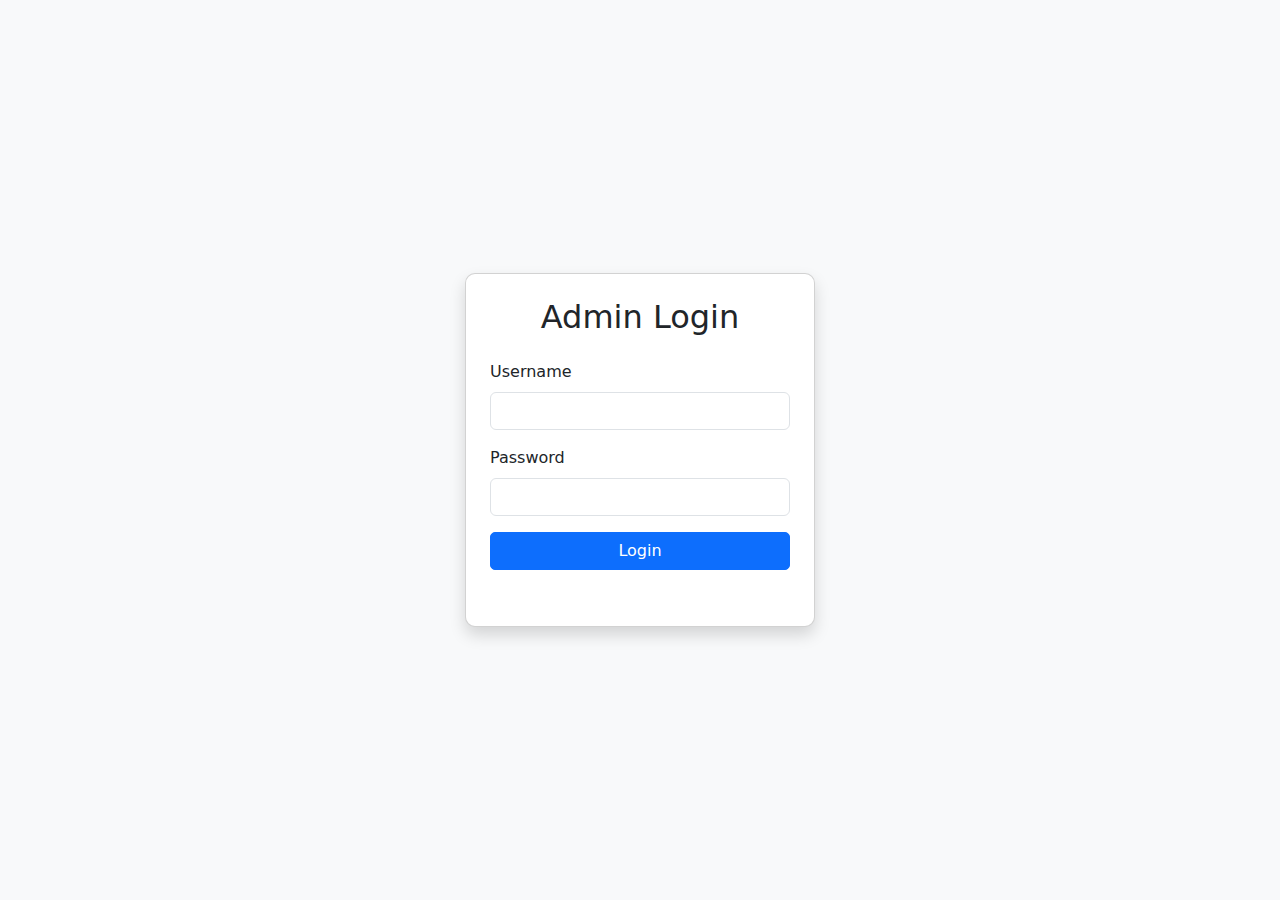
<file: msh_web/public/admin/adminlogin.html>
<!DOCTYPE html>
<html lang="en">

<head>
    <meta charset="UTF-8">
    <meta name="viewport" content="width=device-width, initial-scale=1">
    <title>Admin Login</title>
    <!-- Bootstrap CSS -->
    <link href="https://cdn.jsdelivr.net/npm/bootstrap@5.3.0/dist/css/bootstrap.min.css" rel="stylesheet">
    <style>
        body {
            background-color: #f8f9fa;
        }

        .card {
            width: 350px;
            border-radius: 10px;
        }

        .btn {
            border-radius: 5px;
        }
    </style>
</head>

<body>

    <div class="container d-flex justify-content-center align-items-center min-vh-100">
        <div class="card p-4 shadow">
            <h2 class="text-center mb-4">Admin Login</h2>
            <form id="loginForm">
                <div class="mb-3">
                    <label for="username" class="form-label">Username</label>
                    <input type="text" class="form-control" id="username" required>
                </div>
                <div class="mb-3">
                    <label for="password" class="form-label">Password</label>
                    <input type="password" class="form-control" id="password" required>
                </div>
                <button type="submit" class="btn btn-primary w-100">Login</button>
            </form>
            <p id="message" class="text-danger text-center mt-3"></p>
        </div>
    </div>

    <!-- Bootstrap Bundle with Popper -->
    <script src="https://cdn.jsdelivr.net/npm/bootstrap@5.3.0/dist/js/bootstrap.bundle.min.js"></script>
    <script>document.getElementById("loginForm").addEventListener("submit", function(event) {
        event.preventDefault();
    
        let username = document.getElementById("username").value;
        let password = document.getElementById("password").value;
        let message = document.getElementById("message");
    
        if (username === "admin" && password === "1234") {
            message.style.color = "green";
            message.innerText = "Login successful!";
            window.location.href = "admindashboard.html";
        } else {
            message.style.color = "red";
            message.innerText = "Invalid username or password.";
        }
    });
    </script>
</body>

</html>
</file>
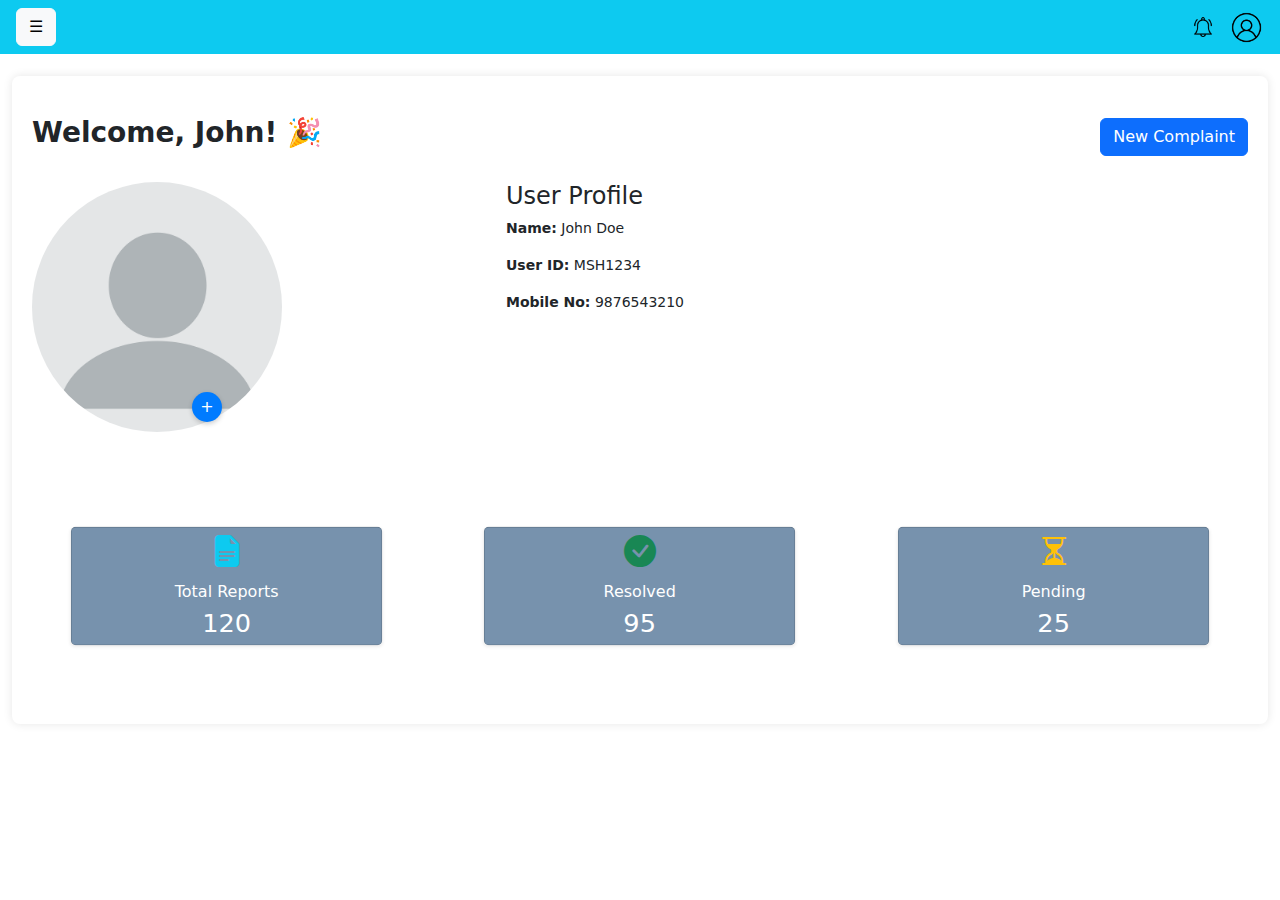
<file: msh_web/public/users/userdashboard.html>
<!DOCTYPE html>
<html lang="en">

<head>
  <meta charset="UTF-8" />
  <title>User Page</title>
  <meta name="viewport" content="width=device-width, initial-scale=1" />
  <link href="https://cdn.jsdelivr.net/npm/bootstrap@5.3.2/dist/css/bootstrap.min.css" rel="stylesheet">
  <link href="https://cdn.jsdelivr.net/npm/bootstrap-icons@1.10.5/font/bootstrap-icons.css" rel="stylesheet">
  <script src="https://cdn.jsdelivr.net/npm/bootstrap@5.3.0/dist/js/bootstrap.bundle.min.js"></script>
  <link rel="stylesheet" href="style.css">
</head>

<body>

  <!-- Navbar -->
  <nav class="navbar bg-info fixed-top d-flex justify-content-between px-3">
    <div class="d-flex align-items-center">
      <button class="btn btn-light" id="menuToggle">&#9776;</button>
    </div>
    <div class="d-flex align-items-center">
      <img src="../assets/Images/notification.png" alt="notification" width="20" class="me-3" />
      <div class="dropdown">
        <img src="../assets/Images/profile.png" alt="profile" width="35" id="profileDropdown" class="dropdown-toggle"
          data-bs-toggle="dropdown" aria-expanded="false" style="cursor: pointer;" />
        <ul class="dropdown-menu dropdown-menu-end mt-2">
          <li><span class="dropdown-item-text">user@example.com</span></li>
          <li>
            <hr class="dropdown-divider">
          </li>
          <li><a class="dropdown-item text-danger" href="../landing_page/index.html">Logout</a></li>
        </ul>
      </div>
    </div>
  </nav>

  <!-- Sidebar -->
  <div id="sidebar" class="p-3 text-white position-fixed">
    <ul class="nav flex-column">
      <li class="nav-item"><a class="nav-link text-white" href="#" onclick="showContent('dashboard')"> <i
            class="bi bi-speedometer2 me-2"></i>Dashboard</a></li>
      <li class="nav-item"><a class="nav-link text-white" href="#" onclick="showContent('complaint')">
          <i class="bi bi-exclamation-triangle-fill me-2"></i>Complaint Registration</a></li>
      <li class="nav-item"><a class="nav-link text-white" href="#" onclick="showContent('tracking')"> <i
            class="bi bi-geo-alt-fill me-2"></i>Tracking Support</a></li>

      <li class="nav-item"><a class="nav-link text-white" href="#" onclick="showContent('news')"> <i
            class="bi bi-newspaper me-2"></i>News & Updates</a></li>
    </ul>
  </div>

  <!-- Main Content -->
  <div id="main-content" class="container-fluid mt-3">
    <div id="dashboard" class="content-box">
      <div class="d-flex justify-content-between align-items-center mb-4">
        <h3 class="fw-bold">Welcome, John! 🎉</h3>
        <button class="btn btn-primary" onclick="showContent('complaint')">New Complaint</button>
      </div>
      <div class="user d-flex justify-content-first">
        <!-- User Profile Section -->
        <div class="user_profile">
          <img src="../assets/Images/Userprofile.png" alt="userimage" class="img-fluid rounded-circle user_image" id="profileImage">
          <button id="uploadButton">+</button>
          <input type="file" class="form-control mt-2" id="profileImageInput" style="display: none;">
        </div>

        <!-- User Content -->
        <div class="user-content ms-4">
          <h4>User Profile</h4>
          <p><strong>Name:</strong> John Doe</p>
          <p><strong>User ID:</strong> MSH1234</p>
          <p><strong>Mobile No:</strong> 9876543210</p>
        </div>
      </div>
      <div class="card-section">
        <div class="row g-4 mb-4">
          <div class="col-md-4">
            <div class="card shadow-sm text-center">
              <i class="bi bi-file-earmark-text-fill fs-1 text-info"></i>
              <h5 class="mt-2">Total Reports</h5>
              <h2>120</h2>
            </div>
          </div>

          <div class="col-md-4">
            <div class="card  shadow-sm text-center">
              <i class="bi bi-check-circle-fill fs-1 text-success"></i>
              <h5 class="mt-2">Resolved</h5>
              <h2>95</h2>
            </div>
          </div>

          <div class="col-md-4">
            <div class="card shadow-sm text-center">
              <i class="bi bi-hourglass-split fs-1 text-warning"></i>
              <h5 class="mt-2">Pending</h5>
              <h2>25</h2>
            </div>
          </div>
        </div>
      </div>
    </div>


    <!-- Complaint Registration Form -->
    <div id="complaint" class="content-box d-none">
      <h4>Complaint Registration</h4>
      <form id="complaintForm">
        <div class="mb-3">
          <label for="fullName" class="form-label">Full Name</label>
          <input type="text" class="form-control" id="fullName" placeholder="Enter your full name" required>
        </div>

        <div class="mb-3">
          <label for="email" class="form-label">Email Address</label>
          <input type="email" class="form-control" id="email" placeholder="Enter your email" required>
        </div>

        <div class="mb-3">
          <label for="complaintCategory" class="form-label">Complaint Category</label>
          <select class="form-select" id="complaintCategory" required>
            <option value="" disabled selected>Select complaint category</option>
            <option value="workplace">Workplace</option>
            <option value="living_conditions">Living Conditions</option>
            <option value="health_medical">Health and Medical</option>
            <option value="legal">Legal and Documentation</option>
            <option value="emotional_support">Emotional Support</option>
          </select>
        </div>

        <div class="mb-3">
          <label for="complaintDescription" class="form-label">Complaint Description</label>
          <textarea class="form-control" id="complaintDescription" rows="4"
            placeholder="Describe your complaint in detail" required></textarea>
        </div>

        <div class="mb-3">
          <label for="supportingDocuments" class="form-label">Supporting Documents (optional)</label>
          <input type="file" class="form-control" id="supportingDocuments" multiple>
        </div>

        <div class="mb-3">
          <label for="witnesses" class="form-label">Witnesses (optional)</label>
          <input type="text" class="form-control" id="witnesses" placeholder="Enter names of witnesses, if any">
        </div>

        <div class="mb-3">
          <label for="desiredOutcome" class="form-label">Desired Outcome</label>
          <textarea class="form-control" id="desiredOutcome" rows="3" placeholder="What resolution do you expect?"
            required></textarea>
        </div>

        <button type="submit" class="btn btn-primary">Submit Complaint</button>
      </form>
    </div>

    <!-- Tracking Support -->
    <div id="tracking" class="content-box d-none">
      <h4>Tracking Support</h4>
      <p>Enter your complaint ID to track the status of your request:</p>

      <form id="trackingForm">
        <div class="mb-3">
          <label for="trackingID" class="form-label">Tracking ID</label>
          <input type="text" class="form-control" id="trackingID" placeholder="Enter your tracking ID" required>
        </div>

        <button type="submit" class="btn btn-primary">Track</button>
      </form>

      <div id="trackingResult" class="mt-4 d-none">
        <h5>Status: <span id="status"></span></h5>
        <p><strong>Complaint Category:</strong> <span id="complaintCategory"></span></p>
        <p><strong>Description:</strong> <span id="complaintDescription"></span></p>
        <p><strong>Desired Outcome:</strong> <span id="desiredOutcome"></span></p>
        <p><strong>Updated At:</strong> <span id="updatedAt"></span></p>
      </div>

      <div id="noTrackingResult" class="mt-4 d-none">
        <p class="text-danger">No complaint found with this Tracking ID. Please check and try again.</p>
      </div>
    </div>




    <!-- News and Updates -->

    <!-- News and Updates Section -->
    <div id="news" class="content-box d-none">
      <h4>News and Updates for Migrant Workers</h4>
      <p>Stay updated with the latest news and developments relevant to migrant workers:</p>

      <!-- News Section -->
      <div id="newsContainer">
        <!-- News articles will be dynamically inserted here -->
      </div>

      <button id="loadMore" class="btn btn-primary">Load More</button>
    </div>


  </div>

  <script src="script.js"></script>

</body>

</html>
</file>
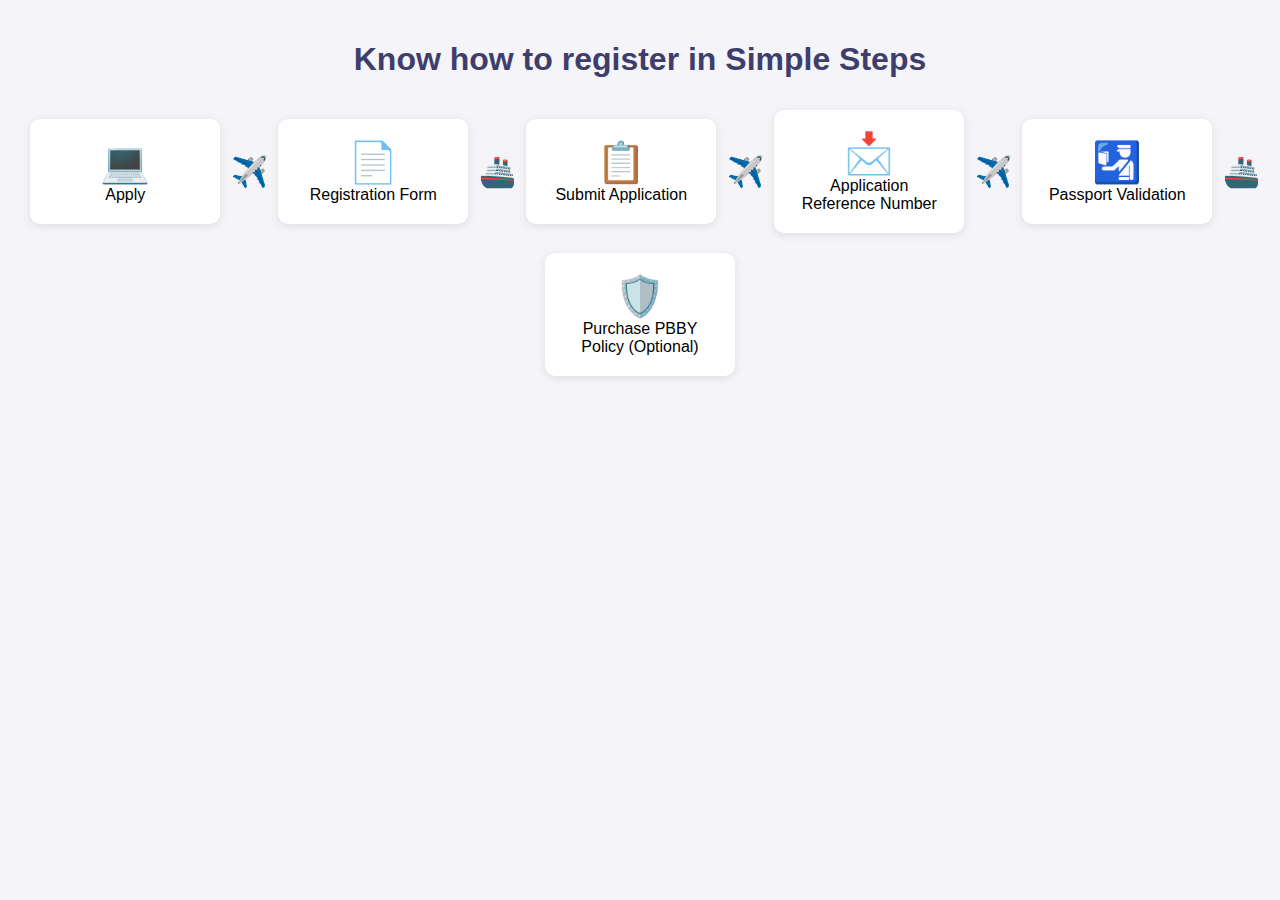
<file: msh_web/src/users/try.html>
<!DOCTYPE html>
<html lang="en">
<head>
    <meta charset="UTF-8">
    <meta name="viewport" content="width=device-width, initial-scale=1.0">
    <title>Registration Steps</title>
    <style>
        body {
    font-family: Arial, sans-serif;
    background-color: #f4f4f9;
    margin: 0;
    padding: 20px;
}

.container {
    text-align: center;
}

h1 {
    color: #3e3e6d;
}

.steps {
    display: flex;
    justify-content: space-around;
    align-items: center;
    flex-wrap: wrap;
}

.step {
    background: white;
    padding: 20px;
    border-radius: 10px;
    box-shadow: 0 2px 10px rgba(0, 0, 0, 0.1);
    margin: 10px;
    width: 150px;
}

.icon {
    font-size: 40px;
}

.arrow {
    font-size: 30px;
    align-self: center;
}
    </style>
</head>
<body>

    <div class="container">
        <h1>Know how to register in <span>Simple Steps</span></h1>
        <div class="steps">
            <div class="step">
                <div class="icon">💻</div>
                <div class="title">Apply</div>
            </div>
            <div class="arrow">✈️</div>
            <div class="step">
                <div class="icon">📄</div>
                <div class="title">Registration Form</div>
            </div>
            <div class="arrow">🚢</div>
            <div class="step">
                <div class="icon">📋</div>
                <div class="title">Submit Application</div>
            </div>
            <div class="arrow">✈️</div>
            <div class="step">
                <div class="icon">📩</div>
                <div class="title">Application Reference Number</div>
            </div>
            <div class="arrow">✈️</div>
            <div class="step">
                <div class="icon">🛂</div>
                <div class="title">Passport Validation</div>
            </div>
            <div class="arrow">🚢</div>
            <div class="step">
                <div class="icon">🛡️</div>
                <div class="title">Purchase PBBY Policy (Optional)</div>
            </div>
        </div>
    </div>

    <script src="">// You can add interactivity here if needed.
        document.addEventListener('DOMContentLoaded', function() {
            console.log("Document loaded and ready");
        });</script>
</body>
</html>
</file>
<file: MSH Web/src/style.css>
* {
    list-style: none;
}

body {
    font-family: 'Times New Roman', Times, serif;
    overflow-x: hidden;
}

/* Header CSS */
/* Logo section */
.logo {
    display: flex;
    flex-wrap: wrap;
    align-items: center;
    gap: 10px;
}

.logo img {
    max-width: 80px;
    height: auto;
}

.logo h2,
.logo h3 {
    font-size: 1.2rem;
    margin: 0;
}

.govt-logo,
.msh-logo {
    max-width: 200px;
    text-wrap: wrap;
}

/* navbar */

.nav-item {
    padding: 0px 12px;
    font-size: 20px;
}

.nav-item.dropdown:hover .dropdown-menu {
    display: block;
}

.login.dropdown:hover .dropdown-menu {
    display: block;
}

.nav-item.dropdown:hover .nav-link {
    color: #0056b3;
    background-color: #f8f9fa;
}

.cancel button {
    font-size: 30px;
    border-radius: 50%;
    border: 1px solid rgb(105, 95, 95);
    background: white;
    color: black;
    width: 50px;
    position: relative;
    left: 45%;

}

.cancel button:hover {
    background: #0d6efd;
    color: white;
    cursor: pointer;
}



.overlay {
    width: 100%;
    height: 100%;
    position: fixed;
    left: 0;
    top: 0;
    background: rgba(0, 0, 0, 0.8);
    z-index: 1;
    display: none;
}

.popup {
    position: fixed;
    z-index: 2;
    display: none;
    max-width: 90%;
    width: 400px;
    top: 20%;
    left: 35%;

}

@media (max-width:700px) {
    .popup {
        top: 10%;
        left: 20%;
    }
}

/* login and sign up form */

form {
    margin: 20px auto;
    width: 100%;
    padding: 40px;
    background: white;
    font-size: 18px;
    border-radius: 10px;
}

form input {
    width: 100%;
    margin: 10px 0;
    padding: 8px;
    font-size: 16px;
}

.form-btn {
    margin-top: 10px;
}

form h3,
form h4 {
    color: #007bff;
}

form a {
    text-decoration: none;
}

form a:hover {
    text-decoration: underline;
}








/* Second Section */
.section-title {
    color:#71a1ee;
    text-shadow: 2px 2px 4px skyblue;

}
.line {
    width: 80px;
    height: 4px;
    margin: 10px auto;
    border-radius: 5px;
    background-color: rgb(78, 155, 224);
    margin-bottom: 40px;
}

.section-box {
    animation: box-1;
    animation-timeline: view();

}

.section-box2 {
    animation: box-2;
    animation-timeline: view();

}

.info-box {
    background:white;
    border: 2px solid #a1c4fd ;
    height: 400px;
    width: 50%;
}

.info-box ul,
.services-box ul {
    margin-top: 100px;
}

.heading-box {
    color: white;
    text-shadow: 2px 4px 3px#ddd;
    background-image: linear-gradient(120deg, #a1c4fd 0%, #c2e9fb 100%);
    height: 400px;
    width: 50%;
}

.heading-box h2 {
    margin-top: 100px;
}

.services-box {
    background:white;
    border: 2px solid #a1c4fd ;
    height: 400px;
    width: 50%;
}

.info-box ul li a,
.services-box ul li a {
    list-style: none;
    text-decoration: none;
    line-height: 3;
    font-size: 18px;
    color: rgb(86, 167, 238);
    font-weight: bold;
}
.info-box ul li a:hover,
.services-box ul li a:hover{
    text-decoration: underline;
    cursor: pointer;
    font-weight: 600;
}


/* /* Home Button */
.home-button {
    position: sticky;
    top: 90%;
    left: 90%;
    width: fit-content;
    z-index: 2;
    background: #007bff;
    border-radius: 5px;
}

.home-button a {
    text-decoration: none;
    color: white;
    cursor: pointer;
}
.home-button a:hover{
    background-color: #0d6eff   ;
}

/* Registration */

.card {
    box-sizing: border-box;
    overflow: hidden;
    height: auto;
    transition: all 0.3s ease-in-out;
    height: 250px;
}
.card-img {
    width: 100%;
    height: auto;
}
.card:hover {
    height: auto;
    overflow: visible;
}
.card-body{
    background: linear-gradient(65deg, #5c9ee0 50%,#44b2f7 50%,#c2e9fb 100%);
}





/* Foooter Section */

footer {
    background-color: #f8f9fa;
    padding: 40px 0;
    font-family: 'Arial', sans-serif;
    color: #333;
}

.footer h3 {
    font-size: 18px;
    margin-bottom: 15px;
    text-transform: uppercase;
    letter-spacing: 1px;
    color: #007bff;
}

.footer p,
.footer ul {
    font-size: 14px;
    margin: 0;
    line-height: 1.6;
}

.footer ul {
    list-style: none;
    padding: 0;
}

.footer ul li {
    margin: 8px 0;
}

.footer a {
    color: #007bff;
    text-decoration: none;
}

.footer a:hover {
    text-decoration: underline;
}

.footer-logo {
    text-align: center;
    margin-bottom: 20px;
}

.footer-bottom {
    text-align: center;
    margin-top: 20px;
    font-size: 12px;
    color: #777;
    border-top: 1px solid #ddd;
    padding-top: 10px;
}


@keyframes box-1 {
    from {
        opacity: 0.5;
        scale: 0.6;
    }

    to {
        opacity: 1;
        scale: 1;
    }
}

@keyframes box-2 {
    from {
        opacity: 0.5;
        scale: 0.6;
    }

    to {
        opacity: 1;
        scale: 1;
    }
}
</file>
<file: msh_web/src/users/style.css>
body {
  padding-top: 60px;
  overflow-x: hidden;
  font-size: 16px;
}
@media (min-width: 992px) {
  body {
    font-size: 14px;
  }
}


#sidebar {
  background-color: rgb(21, 139, 179);
  transition: all 0.3s ease;
  z-index: 1040;
}

#sidebar ul li a:hover {
  text-decoration: underline;
}

@media (min-width: 768px) {
  #sidebar {
    width: 250px;
    height: 100vh;
    position: fixed;
    top: 60px;
    left: -250px;
  }

  #sidebar.show {
    left: 0;
  }

  #main-content {
    margin-left: 0;
    transition: margin-left 0.3s ease;
  }

  #sidebar.show ~ #main-content {
    margin-left: 250px;
  }
  .user_profile{
    margin-right: 200px;
  }
}

@media screen and (max-width: 768px) {
  #sidebar {
    position: fixed;
    top: -300px;
    width: 100%;
    left: 0;
  }

  #sidebar.show {
    top: 60px;
  }
  
  .user.d-flex {
    flex-direction: column;
    align-items: center;
    text-align: center;
  }

  .user-content {
    margin-left: 0;
    margin-top: 20px;
  }

  #uploadButton {
    right: 10px;
  }
}


/* Main content */
.content-box {
  padding: 40px 20px;
  border-radius: 8px;
  box-shadow: 0px 0px 10px rgba(0, 0, 0, 0.1); 
}

.user_profile {
  position: relative;
  display: inline-block;
  width: 250px;
}

.user_image {
  width: 150px;
  height: 150px;
  object-fit: cover;
  border-radius: 50%;
  display: block;
  margin:0 auto;
  
}

#uploadButton {
  position: absolute;
  bottom: 10px;
  right: 60px;
  background-color: #007bff;
  color: white;
  border: none;
  border-radius: 50%;
  width: 30px;
  height: 30px;
  font-size: 16px;
  cursor: pointer;
  display: flex;
  align-items: center;
  justify-content: center;
  box-shadow: 0 2px 5px rgba(0, 0, 0, 0.2);
}
.card{
  background: rgba(28, 73, 118,0.6);
  color: white;
  scale: 0.8;
  transition: 0.1s;
}
.card:hover{
  background: rgba(28, 73, 118,1);
  scale: 1;
}
.card-section{
  margin-top: 80px;
}

/* Track Support section style */
/* Additional Styles for Tracking Support */
#trackingForm {
  background-color: #f9f9f9;
  padding: 20px;
  border-radius: 8px;
  box-shadow: 0 2px 8px rgba(0, 0, 0, 0.1);
}

#trackingForm .form-label {
  font-weight: bold;
}

#trackingForm .form-control {
  border-radius: 5px;
}

#trackingForm button {
  background-color: #007bff;
  border: none;
  color: white;
  border-radius: 5px;
  padding: 10px 20px;
  cursor: pointer;
  font-size: 16px;
  transition: background-color 0.3s;
}

#trackingForm button:hover {
  background-color: #0056b3;
}

#trackingResult {
  background-color: #e9f7fd;
  padding: 20px;
  border-radius: 8px;
  border: 1px solid #007bff;
}

#noTrackingResult {
  background-color: #f8d7da;
  padding: 20px;
  border-radius: 8px;
  border: 1px solid #f5c6cb;
}

/* news section style */
#newsContainer {
  margin-top: 20px;
}

.news-article {
  padding: 15px;
  background-color: #f8f9fa;
  border-radius: 5px;
  margin-bottom: 20px;
  box-shadow: 0 2px 5px rgba(0, 0, 0, 0.1);
}

.news-article h5 {
  font-size: 18px;
  color: #007bff;
}

.news-article p {
  font-size: 14px;
  color: #333;
}

.news-article small {
  font-size: 12px;
  color: #6c757d;
}

#loadMore {
  display: block;
  margin: 20px auto;
  padding: 10px 20px;
  font-size: 16px;
  background-color: #007bff;
  color: white;
  border: none;
  border-radius: 5px;
  cursor: pointer;
}

#loadMore:hover {
  background-color: #0056b3;
}
</file>
<file: msh_web/public/users/style.css>
body {
  padding-top: 60px;
  overflow-x: hidden;
  font-size: 16px;
}
@media (min-width: 992px) {
  body {
    font-size: 14px;
  }
}


#sidebar {
  background-color: rgb(21, 139, 179);
  transition: all 0.3s ease;
  z-index: 1040;
}

#sidebar ul li a:hover {
  text-decoration: underline;
}

@media (min-width: 768px) {
  #sidebar {
    width: 250px;
    height: 100vh;
    position: fixed;
    top: 60px;
    left: -250px;
  }

  #sidebar.show {
    left: 0;
  }

  #main-content {
    margin-left: 0;
    transition: margin-left 0.3s ease;
  }

  #sidebar.show ~ #main-content {
    margin-left: 250px;
  }
  .user_profile{
    margin-right: 200px;
  }
}

@media screen and (max-width: 768px) {
  #sidebar {
    position: fixed;
    top: -300px;
    width: 100%;
    left: 0;
  }

  #sidebar.show {
    top: 60px;
  }
  
  .user.d-flex {
    flex-direction: column;
    align-items: center;
    text-align: center;
  }

  .user-content {
    margin-left: 0;
    margin-top: 20px;
  }

  #uploadButton {
    right: 10px;
  }
}


/* Main content */
.content-box {
  padding: 40px 20px;
  border-radius: 8px;
  box-shadow: 0px 0px 10px rgba(0, 0, 0, 0.1); 
}

.user_profile {
  position: relative;
  display: inline-block;
  width: 250px;
}

.user_image {
  width: 250px;
  height: 250px;
  object-fit: cover;
  display: block;
  margin:0 auto;
  
}

#uploadButton {
  position: absolute;
  bottom: 10px;
  right: 60px;
  background-color: #007bff;
  color: white;
  border: none;
  border-radius: 50%;
  width: 30px;
  height: 30px;
  font-size: 16px;
  cursor: pointer;
  display: flex;
  align-items: center;
  justify-content: center;
  box-shadow: 0 2px 5px rgba(0, 0, 0, 0.2);
}
.card{
  background: rgba(28, 73, 118,0.6);
  color: white;
  scale: 0.8;
  transition: transform 0.3s ease-in-out;
}
.card:hover{
  background: rgba(28, 73, 118,1);
  transform: translateY(-10px);
}
.card-section{
  margin-top: 80px;
}

/* Track Support section style */
/* Additional Styles for Tracking Support */
#trackingForm {
  background-color: #f9f9f9;
  padding: 20px;
  border-radius: 8px;
  box-shadow: 0 2px 8px rgba(0, 0, 0, 0.1);
}

#trackingForm .form-label {
  font-weight: bold;
}

#trackingForm .form-control {
  border-radius: 5px;
}

#trackingForm button {
  background-color: #007bff;
  border: none;
  color: white;
  border-radius: 5px;
  padding: 10px 20px;
  cursor: pointer;
  font-size: 16px;
  transition: background-color 0.3s;
}

#trackingForm button:hover {
  background-color: #0056b3;
}

#trackingResult {
  background-color: #e9f7fd;
  padding: 20px;
  border-radius: 8px;
  border: 1px solid #007bff;
}

#noTrackingResult {
  background-color: #f8d7da;
  padding: 20px;
  border-radius: 8px;
  border: 1px solid #f5c6cb;
}

/* news section style */
#newsContainer {
  margin-top: 20px;
}

.news-article {
  padding: 15px;
  background-color: #f8f9fa;
  border-radius: 5px;
  margin-bottom: 20px;
  box-shadow: 0 2px 5px rgba(0, 0, 0, 0.1);
}

.news-article h5 {
  font-size: 18px;
  color: #007bff;
}

.news-article p {
  font-size: 14px;
  color: #333;
}

.news-article small {
  font-size: 12px;
  color: #6c757d;
}

#loadMore {
  display: block;
  margin: 20px auto;
  padding: 10px 20px;
  font-size: 16px;
  background-color: #007bff;
  color: white;
  border: none;
  border-radius: 5px;
  cursor: pointer;
}

#loadMore:hover {
  background-color: #0056b3;
}
</file>
